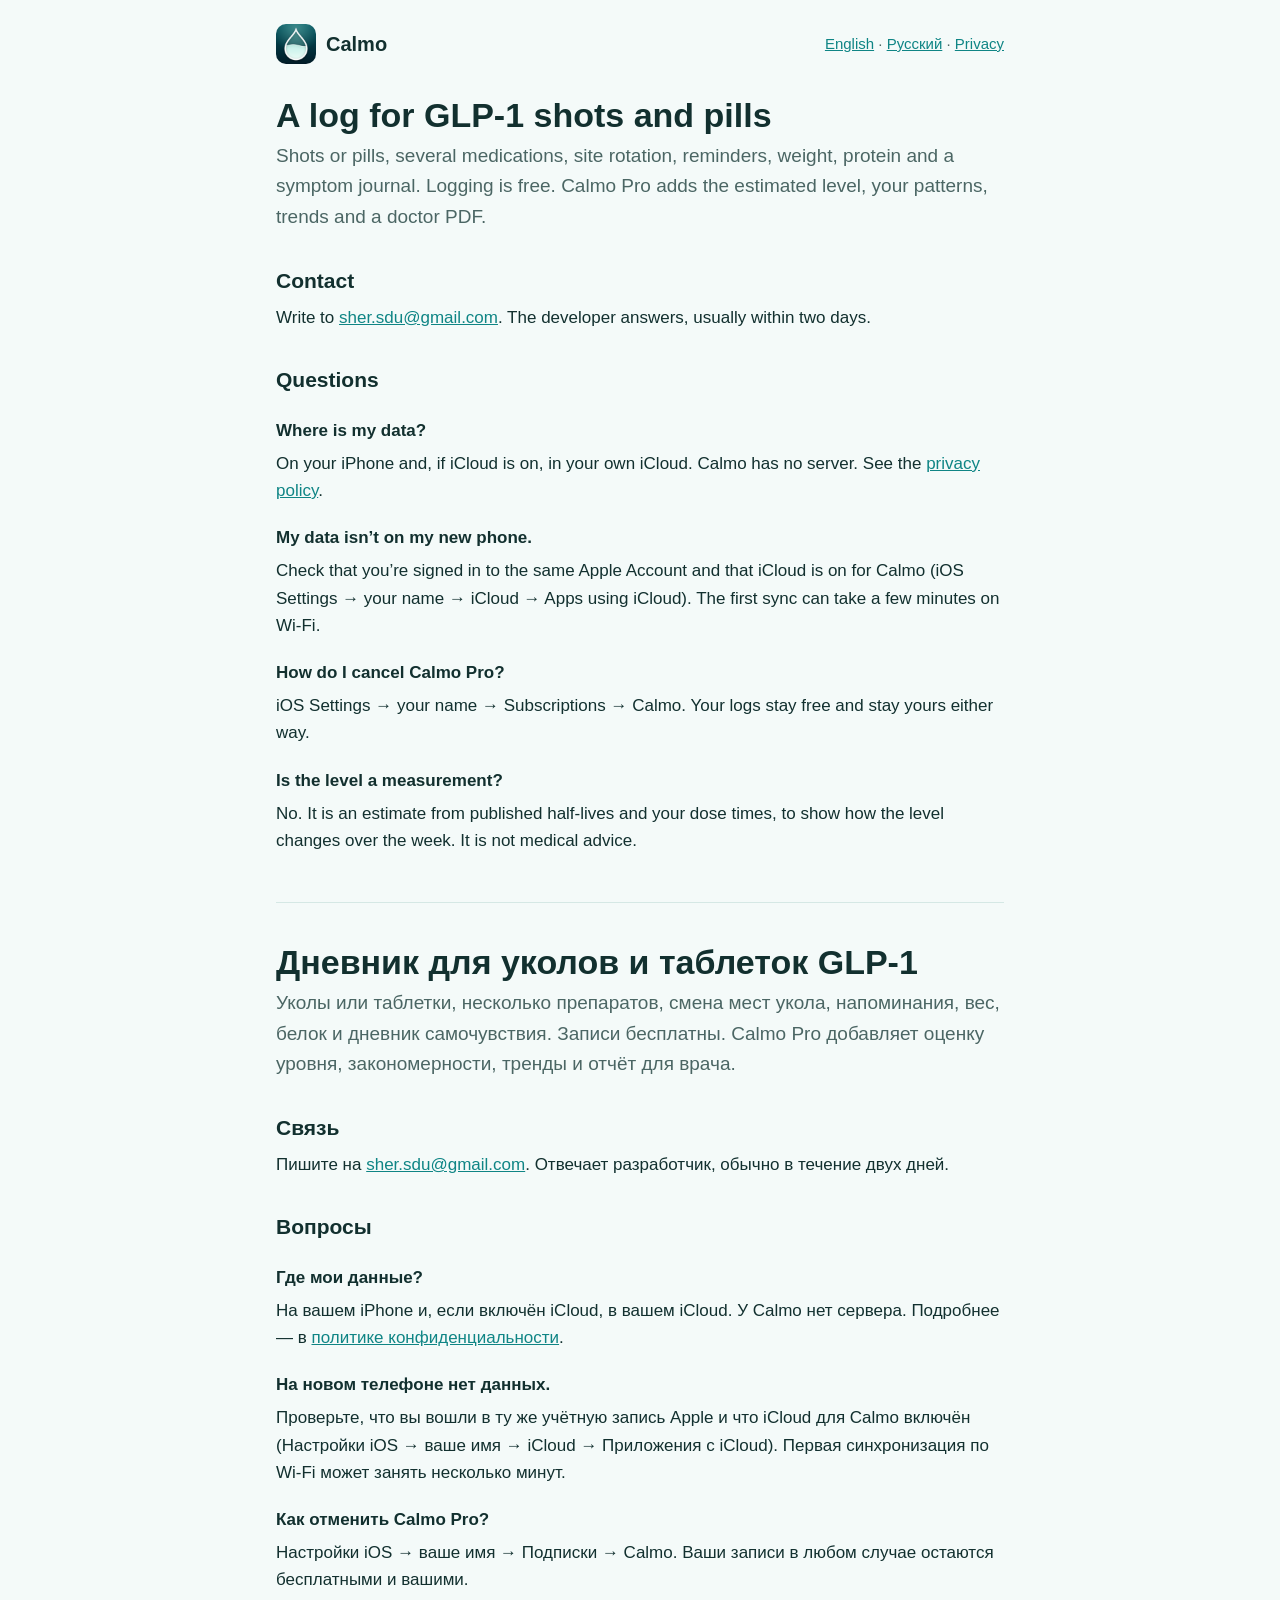
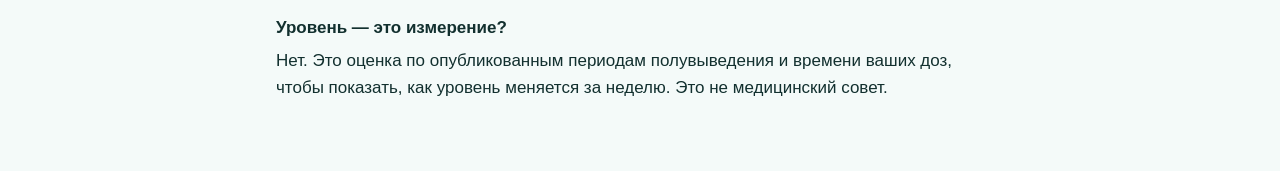
<file: index.html>
<!doctype html>
<html lang="en">
<head>
<meta charset="utf-8">
<meta name="viewport" content="width=device-width, initial-scale=1">
<title>Calmo — Help</title>
<link rel="stylesheet" href="style.css">
</head>
<body>
<header><a href="./" class="brand"><img src="icon.png" alt="" width="40" height="40">Calmo</a>
  <nav><a href="#en">English</a> · <a href="#ru">Русский</a> · <a href="privacy.html">Privacy</a></nav></header>
<main>

<article id="en">
<h1>A log for GLP-1 shots and pills</h1>
<p class="lead">Shots or pills, several medications, site rotation, reminders, weight, protein and a
symptom journal. Logging is free. Calmo Pro adds the estimated level, your patterns, trends and a
doctor PDF.</p>

<h2>Contact</h2>
<p>Write to <a href="mailto:sher.sdu@gmail.com">sher.sdu@gmail.com</a>. The developer answers, usually within two days.</p>

<h2>Questions</h2>
<h3>Where is my data?</h3>
<p>On your iPhone and, if iCloud is on, in your own iCloud. Calmo has no server. See the
<a href="privacy.html">privacy policy</a>.</p>
<h3>My data isn’t on my new phone.</h3>
<p>Check that you’re signed in to the same Apple Account and that iCloud is on for Calmo
(iOS Settings → your name → iCloud → Apps using iCloud). The first sync can take a few minutes on Wi-Fi.</p>
<h3>How do I cancel Calmo Pro?</h3>
<p>iOS Settings → your name → Subscriptions → Calmo. Your logs stay free and stay yours either way.</p>
<h3>Is the level a measurement?</h3>
<p>No. It is an estimate from published half-lives and your dose times, to show how the level changes over the week.
It is not medical advice.</p>
</article>

<article id="ru" lang="ru">
<h1>Дневник для уколов и таблеток GLP-1</h1>
<p class="lead">Уколы или таблетки, несколько препаратов, смена мест укола, напоминания, вес, белок и
дневник самочувствия. Записи бесплатны. Calmo Pro добавляет оценку уровня, закономерности, тренды и
отчёт для врача.</p>

<h2>Связь</h2>
<p>Пишите на <a href="mailto:sher.sdu@gmail.com">sher.sdu@gmail.com</a>. Отвечает разработчик, обычно в течение двух дней.</p>

<h2>Вопросы</h2>
<h3>Где мои данные?</h3>
<p>На вашем iPhone и, если включён iCloud, в вашем iCloud. У Calmo нет сервера. Подробнее — в
<a href="privacy.html#ru">политике конфиденциальности</a>.</p>
<h3>На новом телефоне нет данных.</h3>
<p>Проверьте, что вы вошли в ту же учётную запись Apple и что iCloud для Calmo включён
(Настройки iOS → ваше имя → iCloud → Приложения с iCloud). Первая синхронизация по Wi-Fi может занять
несколько минут.</p>
<h3>Как отменить Calmo Pro?</h3>
<p>Настройки iOS → ваше имя → Подписки → Calmo. Ваши записи в любом случае остаются бесплатными и вашими.</p>
<h3>Уровень — это измерение?</h3>
<p>Нет. Это оценка по опубликованным периодам полувыведения и времени ваших доз, чтобы показать, как уровень меняется
за неделю. Это не медицинский совет.</p>
</article>

</main>
</body>
</html>
</file>
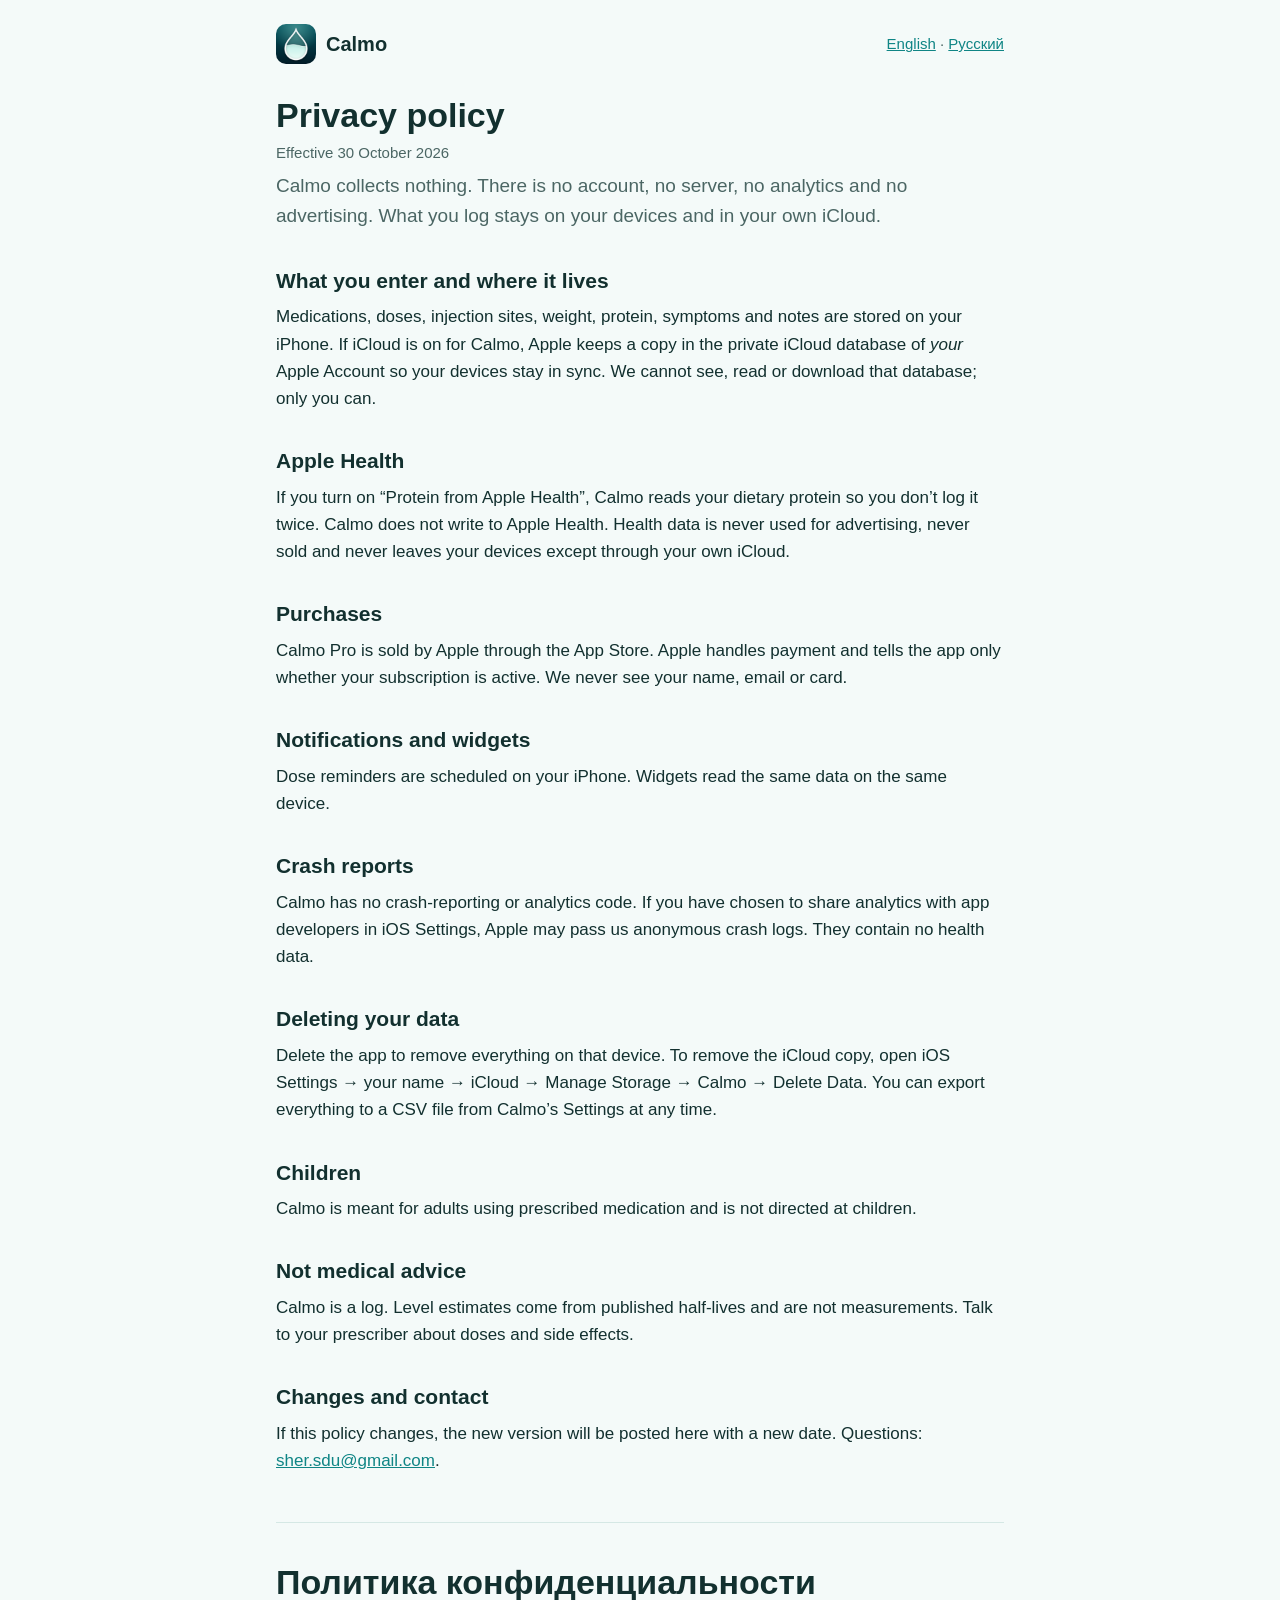
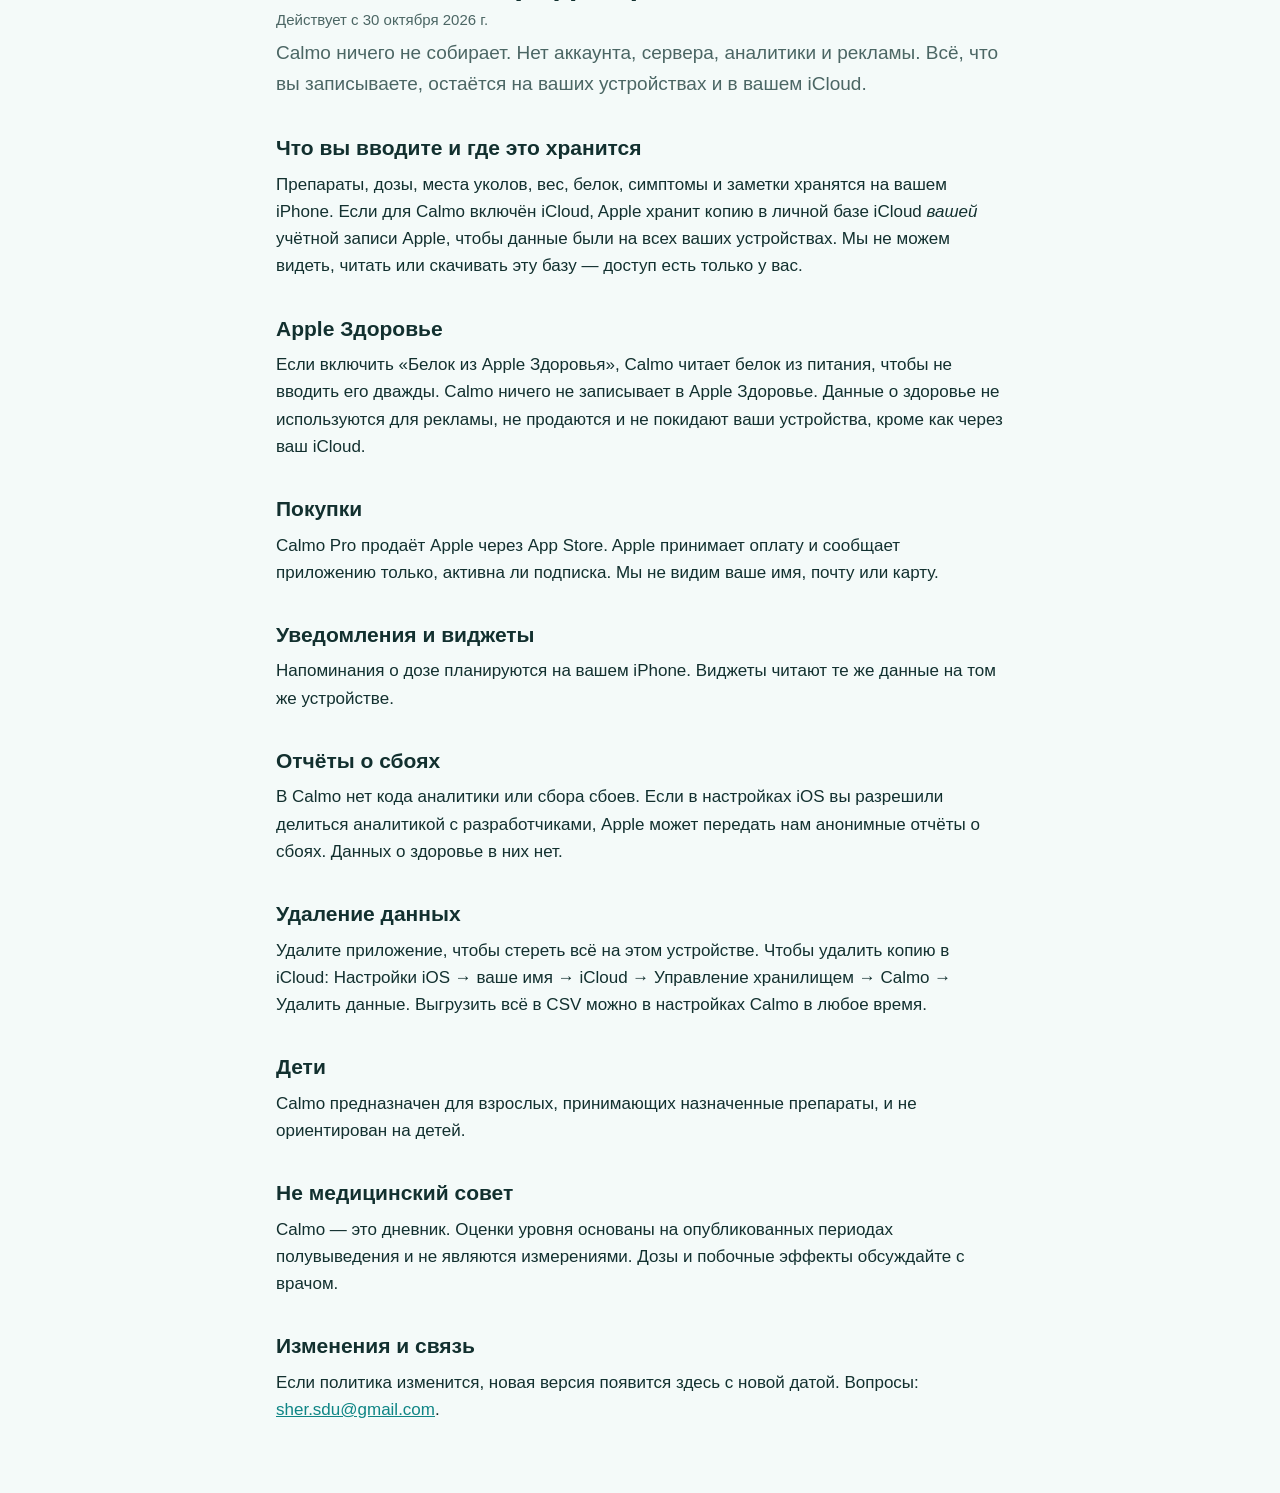
<file: privacy.html>
<!doctype html>
<html lang="en">
<head>
<meta charset="utf-8">
<meta name="viewport" content="width=device-width, initial-scale=1">
<title>Calmo — Privacy policy</title>
<link rel="stylesheet" href="style.css">
</head>
<body>
<header><a href="./" class="brand"><img src="icon.png" alt="" width="40" height="40">Calmo</a>
  <nav><a href="#en">English</a> · <a href="#ru">Русский</a></nav></header>
<main>

<article id="en">
<h1>Privacy policy</h1>
<p class="meta">Effective 30 October 2026</p>

<p class="lead">Calmo collects nothing. There is no account, no server, no analytics and no advertising.
What you log stays on your devices and in your own iCloud.</p>

<h2>What you enter and where it lives</h2>
<p>Medications, doses, injection sites, weight, protein, symptoms and notes are stored on your iPhone.
If iCloud is on for Calmo, Apple keeps a copy in the private iCloud database of <em>your</em> Apple Account
so your devices stay in sync. We cannot see, read or download that database; only you can.</p>

<h2>Apple Health</h2>
<p>If you turn on “Protein from Apple Health”, Calmo reads your dietary protein so you don’t log it twice.
Calmo does not write to Apple Health. Health data is never used for advertising, never sold and never
leaves your devices except through your own iCloud.</p>

<h2>Purchases</h2>
<p>Calmo Pro is sold by Apple through the App Store. Apple handles payment and tells the app only whether
your subscription is active. We never see your name, email or card.</p>

<h2>Notifications and widgets</h2>
<p>Dose reminders are scheduled on your iPhone. Widgets read the same data on the same device.</p>

<h2>Crash reports</h2>
<p>Calmo has no crash-reporting or analytics code. If you have chosen to share analytics with app developers
in iOS Settings, Apple may pass us anonymous crash logs. They contain no health data.</p>

<h2>Deleting your data</h2>
<p>Delete the app to remove everything on that device. To remove the iCloud copy, open iOS Settings → your
name → iCloud → Manage Storage → Calmo → Delete Data. You can export everything to a CSV file from
Calmo’s Settings at any time.</p>

<h2>Children</h2>
<p>Calmo is meant for adults using prescribed medication and is not directed at children.</p>

<h2>Not medical advice</h2>
<p>Calmo is a log. Level estimates come from published half-lives and are not measurements. Talk to your
prescriber about doses and side effects.</p>

<h2>Changes and contact</h2>
<p>If this policy changes, the new version will be posted here with a new date. Questions:
<a href="mailto:sher.sdu@gmail.com">sher.sdu@gmail.com</a>.</p>
</article>

<article id="ru" lang="ru">
<h1>Политика конфиденциальности</h1>
<p class="meta">Действует с 30 октября 2026 г.</p>

<p class="lead">Calmo ничего не собирает. Нет аккаунта, сервера, аналитики и рекламы. Всё, что вы
записываете, остаётся на ваших устройствах и в вашем iCloud.</p>

<h2>Что вы вводите и где это хранится</h2>
<p>Препараты, дозы, места уколов, вес, белок, симптомы и заметки хранятся на вашем iPhone. Если для Calmo
включён iCloud, Apple хранит копию в личной базе iCloud <em>вашей</em> учётной записи Apple, чтобы данные
были на всех ваших устройствах. Мы не можем видеть, читать или скачивать эту базу — доступ есть только у вас.</p>

<h2>Apple Здоровье</h2>
<p>Если включить «Белок из Apple Здоровья», Calmo читает белок из питания, чтобы не вводить его дважды.
Calmo ничего не записывает в Apple Здоровье. Данные о здоровье не используются для рекламы, не продаются
и не покидают ваши устройства, кроме как через ваш iCloud.</p>

<h2>Покупки</h2>
<p>Calmo Pro продаёт Apple через App Store. Apple принимает оплату и сообщает приложению только, активна ли
подписка. Мы не видим ваше имя, почту или карту.</p>

<h2>Уведомления и виджеты</h2>
<p>Напоминания о дозе планируются на вашем iPhone. Виджеты читают те же данные на том же устройстве.</p>

<h2>Отчёты о сбоях</h2>
<p>В Calmo нет кода аналитики или сбора сбоев. Если в настройках iOS вы разрешили делиться аналитикой с
разработчиками, Apple может передать нам анонимные отчёты о сбоях. Данных о здоровье в них нет.</p>

<h2>Удаление данных</h2>
<p>Удалите приложение, чтобы стереть всё на этом устройстве. Чтобы удалить копию в iCloud: Настройки iOS →
ваше имя → iCloud → Управление хранилищем → Calmo → Удалить данные. Выгрузить всё в CSV можно в
настройках Calmo в любое время.</p>

<h2>Дети</h2>
<p>Calmo предназначен для взрослых, принимающих назначенные препараты, и не ориентирован на детей.</p>

<h2>Не медицинский совет</h2>
<p>Calmo — это дневник. Оценки уровня основаны на опубликованных периодах полувыведения и не являются
измерениями. Дозы и побочные эффекты обсуждайте с врачом.</p>

<h2>Изменения и связь</h2>
<p>Если политика изменится, новая версия появится здесь с новой датой. Вопросы:
<a href="mailto:sher.sdu@gmail.com">sher.sdu@gmail.com</a>.</p>
</article>

</main>
</body>
</html>
</file>
<file: style.css>
:root {
  --ink: #12302f; --ink-soft: #4b6664; --accent: #0f8585; --deep: #0a4855;
  --bg: #f4faf9; --line: #d5e8e5;
}
@media (prefers-color-scheme: dark) {
  :root { --ink: #e4f3f1; --ink-soft: #9fbcb8; --accent: #4cc2b6; --deep: #0b323b; --bg: #061c22; --line: #16363d; }
}
* { box-sizing: border-box; }
body { margin: 0; background: var(--bg); color: var(--ink);
  font: 17px/1.6 -apple-system, BlinkMacSystemFont, "SF Pro Text", "Segoe UI", sans-serif; }
header { display: flex; align-items: center; justify-content: space-between; gap: 16px; flex-wrap: wrap;
  max-width: 760px; margin: 0 auto; padding: 24px 16px; }
.brand { display: flex; align-items: center; gap: 10px; font-weight: 700; font-size: 20px;
  color: var(--ink); text-decoration: none; }
.brand img { border-radius: 10px; }
nav { color: var(--ink-soft); font-size: 15px; }
a { color: var(--accent); }
main { max-width: 760px; margin: 0 auto; padding: 0 16px 64px; }
article + article { margin-top: 48px; padding-top: 32px; border-top: 1px solid var(--line); }
h1 { font-size: 34px; line-height: 1.15; margin: 8px 0 4px; }
h2 { font-size: 21px; margin: 32px 0 6px; }
h3 { font-size: 17px; margin: 20px 0 2px; }
p { margin: 6px 0; }
.meta { color: var(--ink-soft); font-size: 15px; }
.lead { font-size: 19px; color: var(--ink-soft); }
</file>
